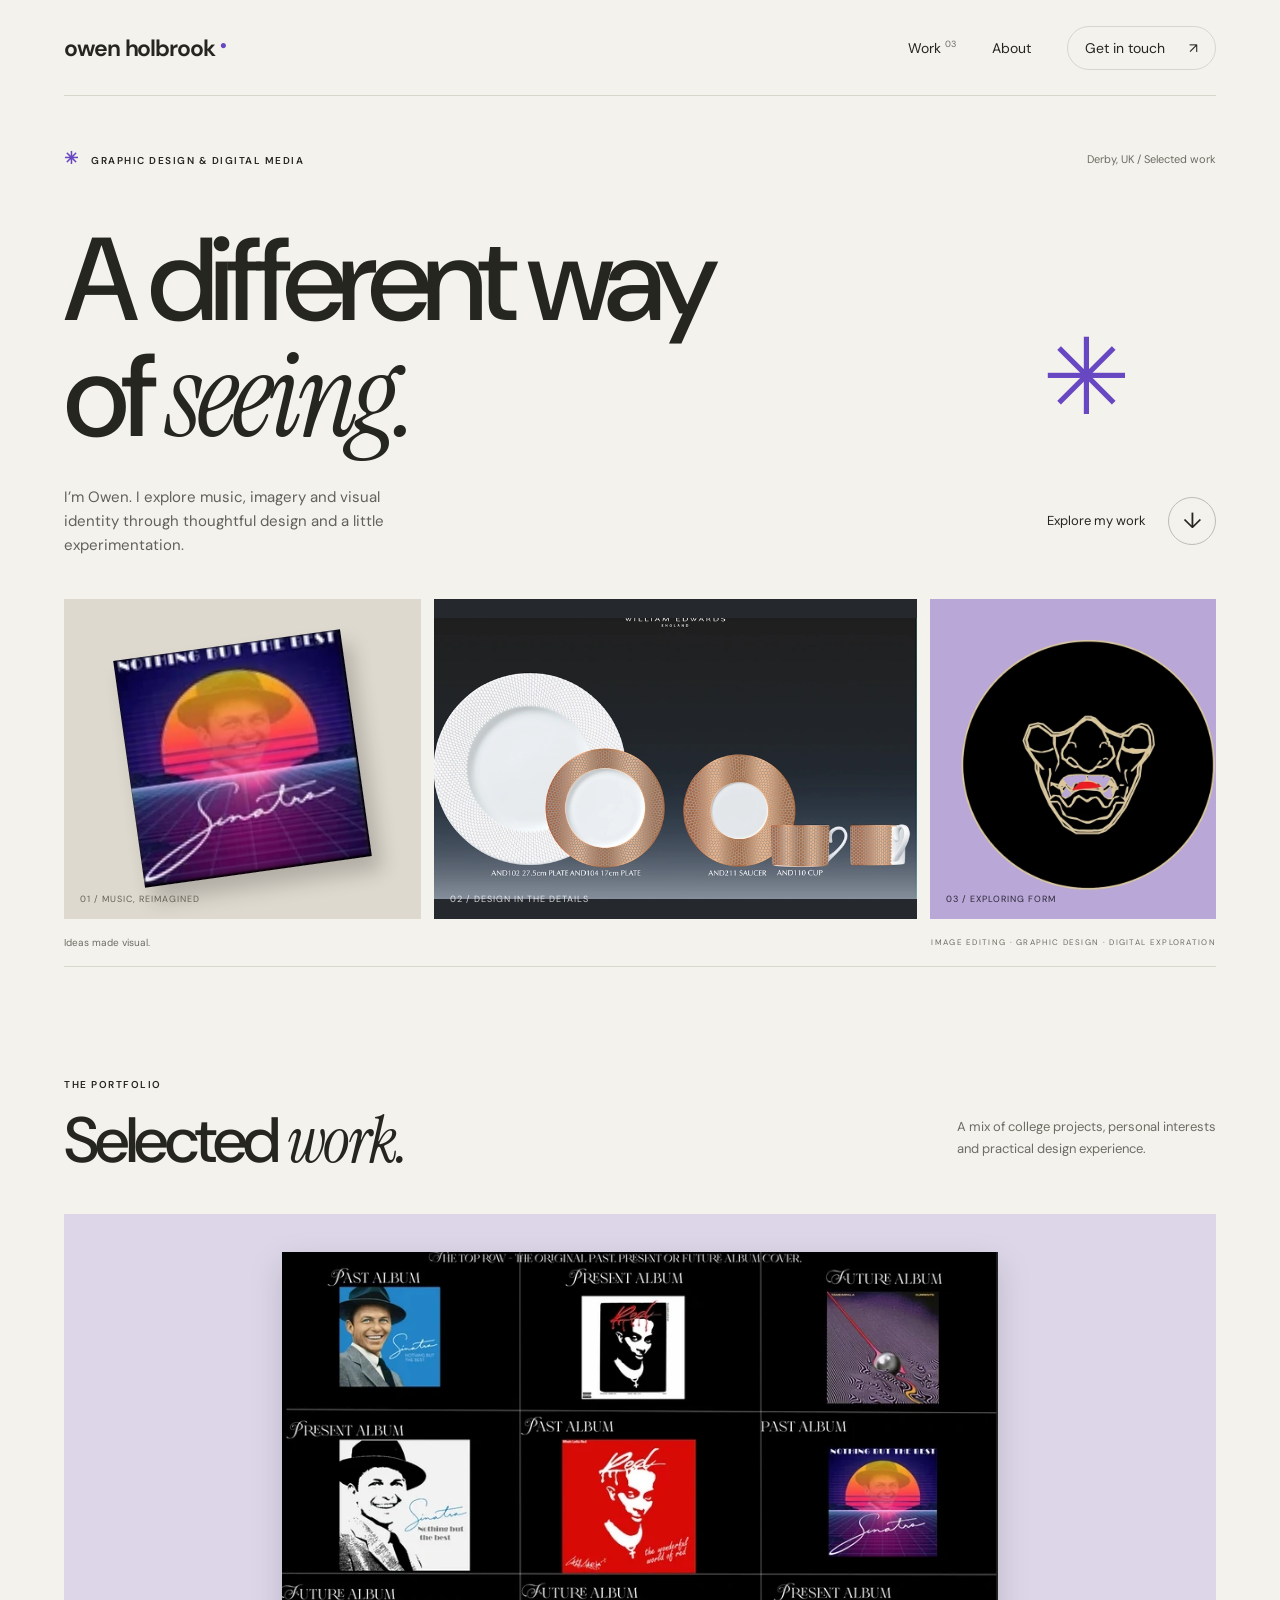
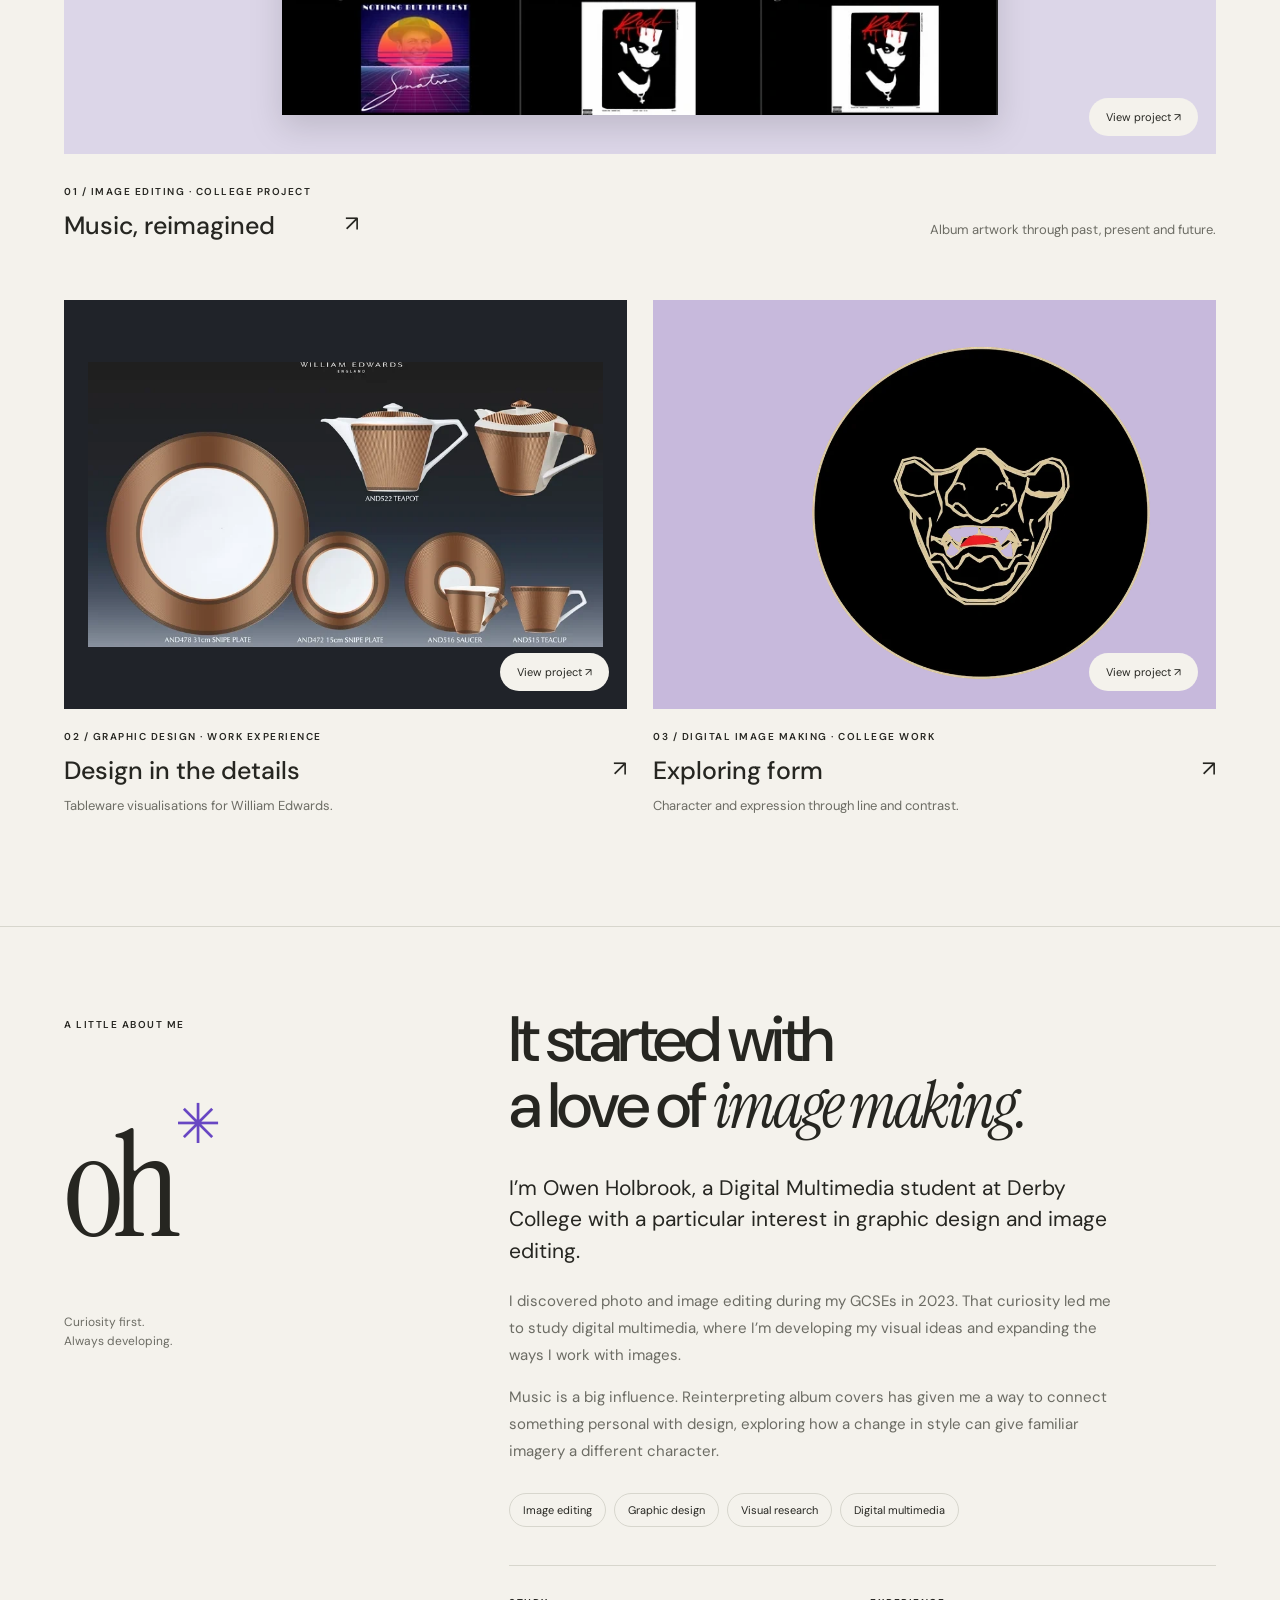
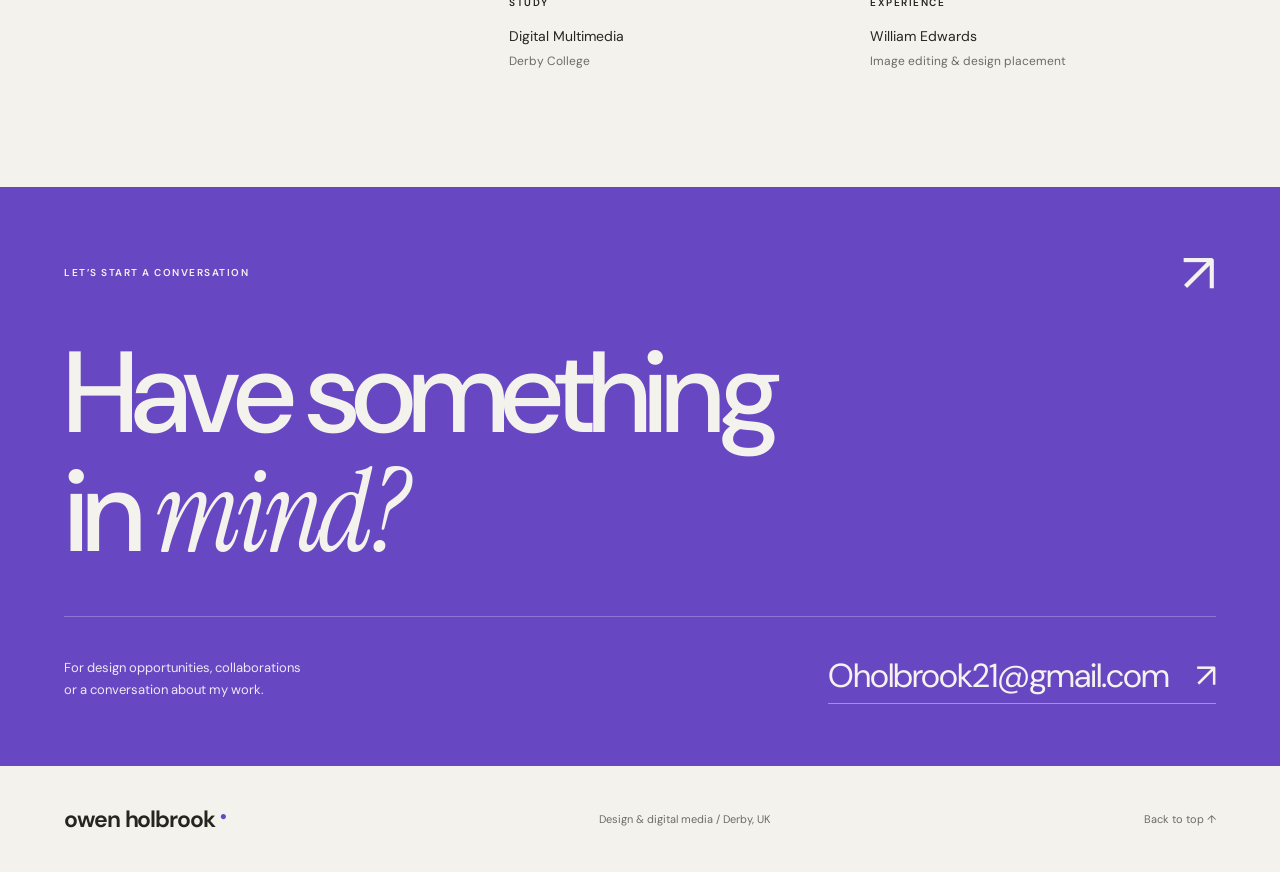
<file: public/ai1/index.html>
<!doctype html>
<html lang="en"><head><meta charset="utf-8"><meta name="viewport" content="width=device-width, initial-scale=1"><meta name="theme-color" content="#f4f2ec"><title>Owen Holbrook — Design & Digital Media</title><meta name="description" content="Selected graphic design, image editing and digital media work by Owen Holbrook, a Digital Multimedia student at Derby College."><link rel="stylesheet" href="style.css"></head>
<body><a class="skip" href="#work">Skip to projects</a><header><a class="wordmark" href="#">owen holbrook<span class="dot">●</span></a><nav aria-label="Main navigation"><a href="#work">Work <sup>03</sup></a><a href="#about">About</a><a class="contact-link" href="#contact">Get in touch <span>↗</span></a></nav></header>
<main><section class="hero"><div class="hero-top"><p class="eyebrow"><span class="tiny-star">✳</span> GRAPHIC DESIGN & DIGITAL MEDIA</p><p class="location">Derby, UK / Selected work</p></div><h1>A different way<br>of <span class="serif">seeing.</span><span class="asterisk" aria-hidden="true">✳</span></h1><div class="hero-bottom"><p>I’m Owen. I explore music, imagery and visual identity through thoughtful design and a little experimentation.</p><a class="round-link" href="#work"><span>Explore my work</span><span class="circle">↓</span></a></div><div class="hero-gallery" aria-label="A selection of Owen’s artwork"><a href="#work" class="hero-frame music-frame" aria-label="Explore album cover studies"><div class="cover-crop"></div><span class="frame-label">01 / MUSIC, REIMAGINED</span></a><a href="#work" class="hero-frame ceramics-frame" aria-label="Explore tableware visualisations"><img src="assets/tableware-3.webp" alt="Patterned tableware visualisations for William Edwards"><span class="frame-label">02 / DESIGN IN THE DETAILS</span></a><a href="#work" class="hero-frame mask-frame" aria-label="Explore digital illustration"><img src="assets/mask.webp" alt="Gold linework mask illustration"><span class="frame-label">03 / EXPLORING FORM</span></a></div><div class="hero-foot"><span>Ideas made visual.</span><span>IMAGE EDITING · GRAPHIC DESIGN · DIGITAL EXPLORATION</span></div></section>
<section id="work" class="work section"><div class="section-heading"><div><p class="eyebrow">THE PORTFOLIO</p><h2>Selected <span class="serif">work.</span></h2></div><p>A mix of college projects, personal interests<br>and practical design experience.</p></div><div class="project-grid"><article class="project large"><button class="project-image album-stage" data-project="music" aria-label="Open Music, reimagined project"><div class="album-art"></div><span class="open-project">View project ↗</span></button><div class="project-meta"><div><p class="eyebrow">01 / IMAGE EDITING · COLLEGE PROJECT</p><h3><button data-project="music">Music, reimagined <span>↗</span></button></h3></div><p>Album artwork through past, present and future.</p></div></article><article class="project"><button class="project-image tableware-stage" data-project="tableware" aria-label="Open Design in the details project"><img src="assets/tableware-2.webp" alt="White and bronze patterned plates, cups and saucers" loading="lazy"><span class="open-project">View project ↗</span></button><div class="project-meta"><div><p class="eyebrow">02 / GRAPHIC DESIGN · WORK EXPERIENCE</p><h3><button data-project="tableware">Design in the details <span>↗</span></button></h3></div><p>Tableware visualisations for William Edwards.</p></div></article><article class="project"><button class="project-image illustration-stage" data-project="mask" aria-label="Open Exploring form project"><img src="assets/mask.webp" alt="Stylised mask drawn with gold lines on black" loading="lazy"><span class="open-project">View project ↗</span></button><div class="project-meta"><div><p class="eyebrow">03 / DIGITAL IMAGE MAKING · COLLEGE WORK</p><h3><button data-project="mask">Exploring form <span>↗</span></button></h3></div><p>Character and expression through line and contrast.</p></div></article></div></section>
<section id="about" class="about section"><div class="about-label"><p class="eyebrow">A LITTLE ABOUT ME</p><div class="about-monogram" aria-hidden="true">oh<span>✳</span></div><p class="small">Curiosity first.<br>Always developing.</p></div><div class="about-content"><h2>It started with<br>a love of <span class="serif">image making.</span></h2><p class="intro">I’m Owen Holbrook, a Digital Multimedia student at Derby College with a particular interest in graphic design and image editing.</p><p>I discovered photo and image editing during my GCSEs in 2023. That curiosity led me to study digital multimedia, where I’m developing my visual ideas and expanding the ways I work with images.</p><p>Music is a big influence. Reinterpreting album covers has given me a way to connect something personal with design, exploring how a change in style can give familiar imagery a different character.</p><div class="skills"><span>Image editing</span><span>Graphic design</span><span>Visual research</span><span>Digital multimedia</span></div><div class="experience"><div><span class="eyebrow">STUDY</span><p>Digital Multimedia<br><span>Derby College</span></p></div><div><span class="eyebrow">EXPERIENCE</span><p>William Edwards<br><span>Image editing & design placement</span></p></div></div></div></section>
<section id="contact" class="contact section"><div class="contact-top"><p class="eyebrow">LET’S START A CONVERSATION</p><span aria-hidden="true">↗</span></div><h2>Have something<br>in <span class="serif">mind?</span></h2><div class="contact-bottom"><p>For design opportunities, collaborations<br>or a conversation about my work.</p><a href="mailto:Oholbrook21@gmail.com">Oholbrook21@gmail.com <span>↗</span></a></div></section></main>
<footer><a class="wordmark" href="#">owen holbrook<span class="dot">●</span></a><p>Design & digital media / Derby, UK</p><a href="#">Back to top ↑</a></footer>
<dialog id="project-dialog" aria-labelledby="dialog-title"><button class="close-dialog" aria-label="Close project">Close ×</button><div id="project-content"></div></dialog><script src="script.js"></script></body></html>
</file>
<file: public/ai1/style.css>
@import url('https://fonts.googleapis.com/css2?family=DM+Sans:wght@400;450;500;550;600;650;700&family=Instrument+Serif:ital@0;1&display=swap');
:root{--paper:#f4f2ec;--ink:#262621;--muted:#6c6c64;--line:#d7d6cd;--purple:#6847c3}*{box-sizing:border-box}html{scroll-behavior:smooth;scroll-padding-top:85px}body{margin:0;background:var(--paper);color:var(--ink);font-family:'DM Sans',Arial,sans-serif;-webkit-font-smoothing:antialiased}a{color:inherit;text-decoration:none}button{font:inherit;color:inherit;cursor:pointer}button:focus-visible,a:focus-visible{outline:3px solid var(--purple);outline-offset:5px}.skip{position:fixed;top:-80px;background:white;padding:16px;z-index:100}.skip:focus{top:0}header{height:96px;display:flex;align-items:center;justify-content:space-between;margin:0 5%;border-bottom:1px solid var(--line)}.wordmark{font-size:23px;font-weight:650;letter-spacing:-1.1px;white-space:nowrap}.dot{color:var(--purple);font-size:12px;vertical-align:top;display:inline-block;margin:4px 0 0 5px}nav{display:flex;align-items:center;gap:36px;font-size:14px}nav sup{font-size:9px;color:var(--muted)}nav a:hover,footer a:hover{color:var(--purple)}.contact-link{border:1px solid var(--line);padding:12px 17px;border-radius:50px}.contact-link span{margin-left:20px}.hero{padding:40px 5% 0}.hero-top,.hero-bottom,.hero-foot{display:flex;justify-content:space-between;align-items:center}.eyebrow{font-size:10px;font-weight:600;letter-spacing:1.5px;line-height:1.5}.tiny-star{color:var(--purple);font-size:17px;margin-right:8px}.location{font-size:11px;color:var(--muted)}h1{font-size:clamp(70px,9.2vw,145px);line-height:.99;letter-spacing:-.065em;font-weight:500;margin:40px 0 30px;position:relative}.serif{font-family:'Instrument Serif',Georgia,serif;font-weight:400;font-style:italic;letter-spacing:-.045em}.asterisk{display:inline-block;color:var(--purple);font-size:.9em;position:absolute;right:8%;bottom:10%;font-weight:400;line-height:1}.hero-bottom{margin-bottom:42px}.hero-bottom p{font-size:15px;line-height:1.6;max-width:355px;margin:0;color:#61615b}.round-link{display:flex;align-items:center;gap:22px;font-size:13px}.circle{display:grid;place-items:center;border:1px solid #bdbdb4;border-radius:50%;height:48px;width:48px;font-size:22px;transition:.2s}.round-link:hover .circle{background:var(--purple);color:white;border-color:var(--purple);transform:translateY(3px)}.hero-gallery{display:grid;grid-template-columns:1fr 1.35fr .8fr;gap:13px;height:320px}.hero-frame{position:relative;overflow:hidden;display:flex;align-items:center;justify-content:center}.frame-label{position:absolute;bottom:14px;left:16px;font-size:9px;letter-spacing:1px;color:#ffffffc9}.music-frame{background:#ded9ce}.cover-crop{width:64%;aspect-ratio:1;background-image:url('assets/albums.webp');background-size:655% 424%;background-position:90.1% 55.5%;transform:rotate(-8deg);box-shadow:8px 15px 20px #0003;transition:transform .4s}.hero-frame:hover .cover-crop{transform:rotate(0) scale(1.03)}.music-frame .frame-label{color:#666057}.ceramics-frame{background:#25282d}.ceramics-frame img{width:100%;height:100%;object-fit:contain;transition:transform .5s}.ceramics-frame:hover img{transform:scale(1.04)}.mask-frame{background:#b8a7d7}.mask-frame img{width:115%;max-width:none;transform:translateX(-6%)}.mask-frame .frame-label{color:#2b2636}.hero-foot{padding:17px 0;border-bottom:1px solid var(--line);font-size:10px;color:var(--muted)}.hero-foot span:last-child{font-size:8px;letter-spacing:1.3px}.section{padding:100px 5%}.section-heading{display:flex;justify-content:space-between;align-items:end;margin-bottom:40px}.section-heading h2,h2{font-size:clamp(42px,5vw,76px);line-height:1.03;letter-spacing:-.055em;font-weight:500;margin:16px 0 0}.section-heading>p{font-size:13px;line-height:1.7;color:var(--muted)}.project-grid{display:grid;grid-template-columns:1fr 1fr;gap:50px 26px}.project.large{grid-column:1/-1}.project-image{border:0;display:flex;width:100%;position:relative;align-items:center;justify-content:center;overflow:hidden;min-height:300px;height:32vw;max-height:440px;padding:24px}.album-stage{height:540px;max-height:none;background:#dcd6e8}.album-art{background:url('assets/albums.webp') center/contain no-repeat;width:90%;height:94%;filter:drop-shadow(0 12px 16px #0002);transition:transform .4s}.project-image:hover .album-art,.project-image:hover img{transform:scale(1.025)}.tableware-stage{background:#202329}.tableware-stage img{width:100%;object-fit:contain}.illustration-stage{background:#c7b9dc}.illustration-stage img{height:105%;max-width:100%;object-fit:contain}.project-image img{transition:transform .4s}.open-project{position:absolute;right:18px;bottom:18px;border-radius:30px;background:var(--paper);padding:12px 17px;font-size:11px}.project-meta{margin-top:20px}.project-meta h3{margin:8px 0;font-size:25px;font-weight:500;letter-spacing:-.7px}.project-meta h3 button{border:0;background:none;padding:0;width:100%;display:flex;justify-content:space-between;gap:20px;text-align:left}.project-meta h3 span{font-size:22px;font-weight:400}.project-meta p:last-child{font-size:13px;color:var(--muted);line-height:1.6;margin:9px 0}.project.large .project-meta{display:flex;justify-content:space-between;align-items:end}.project.large .project-meta h3 button{gap:70px}.about{border-top:1px solid var(--line);display:grid;grid-template-columns:1fr 2fr;gap:8%;padding-top:80px;padding-bottom:100px}.about-monogram{font-family:'Instrument Serif',Georgia,serif;font-size:145px;letter-spacing:-10px;margin:50px 0 20px;position:relative;display:inline-block}.about-monogram span{font:55px Arial;position:absolute;color:var(--purple);right:-40px;top:0}.small{font-size:12px;line-height:1.6;color:var(--muted)}.about h2{margin:0 0 34px}.about-content>p{max-width:620px;color:var(--muted);font-size:15px;line-height:1.8}.about-content .intro{font-size:21px;line-height:1.5;color:var(--ink)}.skills{display:flex;flex-wrap:wrap;gap:8px;margin:28px 0 38px}.skills span{font-size:11px;padding:9px 13px;border:1px solid var(--line);border-radius:30px}.experience{display:grid;grid-template-columns:1fr 1fr;border-top:1px solid var(--line);padding-top:24px;gap:15px}.experience p{font-size:14px;line-height:1.7}.experience p span{font-size:12px;color:var(--muted)}.contact{background:var(--purple);color:var(--paper);padding-top:50px;padding-bottom:52px}.contact-top{display:flex;justify-content:space-between;align-items:center}.contact-top>span{font-size:55px}.contact h2{font-size:clamp(70px,9vw,135px);margin:25px 0 45px}.contact-bottom{border-top:1px solid #ffffff40;padding-top:27px;display:flex;align-items:center;justify-content:space-between;gap:24px}.contact-bottom p{font-size:13px;line-height:1.7;color:#eee9f5}.contact-bottom>a{font-size:clamp(16px,2.6vw,36px);letter-spacing:-1px;padding-bottom:6px;border-bottom:1px solid #ffffff66}.contact-bottom>a span{margin-left:20px}footer{padding:35px 5%;display:flex;align-items:center;justify-content:space-between;gap:20px}footer p,footer>a:last-child{font-size:11px;color:var(--muted)}dialog{border:0;background:var(--paper);color:var(--ink);width:min(1050px,95vw);max-height:92vh;padding:65px 5%;border-radius:3px;overflow:auto}dialog::backdrop{background:#141414c9;backdrop-filter:blur(5px)}.close-dialog{position:sticky;top:0;float:right;border:1px solid var(--line);background:var(--paper);border-radius:25px;padding:10px 20px;z-index:2}.modal-title{font-size:clamp(36px,6vw,70px);font-weight:500;letter-spacing:-3px;margin:28px 0}.modal-intro{font-size:19px;line-height:1.5;max-width:650px}.modal-info{display:grid;grid-template-columns:1fr 1fr;gap:30px;margin:30px 0}.modal-info p{font-size:14px;line-height:1.8;color:var(--muted)}.modal-image{width:100%;height:auto;display:block;margin:15px 0;background:#222}.image-caption{font-size:11px;color:var(--muted);line-height:1.6}.modal-mask{max-height:600px;object-fit:contain;background:#c7b9dc}.modal-footer{margin-top:35px;display:flex;justify-content:space-between;gap:10px}.modal-footer button{border:0;background:var(--ink);color:white;border-radius:30px;padding:12px 20px;font-size:12px}@media(min-width:1600px){body{max-width:1800px;margin:auto}.hero-gallery{height:400px}}@media(max-width:700px){header{height:78px}.wordmark{font-size:18px}nav{gap:16px;font-size:11px}.contact-link{padding:9px 11px}.contact-link span{display:none}.hero{padding-top:25px}.location{display:none}.eyebrow{font-size:9px}h1{font-size:clamp(58px,13vw,90px);margin:32px 0}.asterisk{font-size:.55em;right:3%;bottom:15%}.hero-bottom{align-items:start;gap:18px;margin-bottom:28px}.hero-bottom p{font-size:12px;max-width:230px}.round-link{gap:0}.round-link>span:first-child{display:none}.circle{height:42px;width:42px}.hero-gallery{height:240px;grid-template-columns:1fr 1.1fr;gap:9px}.mask-frame{display:none}.frame-label{font-size:7px;left:10px;bottom:10px}.hero-foot span:last-child{display:none}.section{padding:65px 5%}.section-heading{display:block;margin-bottom:28px}.section-heading>p{margin-top:20px;font-size:12px}.project-grid{grid-template-columns:1fr;gap:36px}.project.large{grid-column:auto}.project-image{height:320px;min-height:0}.album-stage{height:340px}.album-art{width:100%;height:100%}.project.large .project-meta{display:block}.project-meta h3{font-size:23px}.project-meta p:last-child{font-size:12px}.about{grid-template-columns:1fr;gap:26px}.about-label{display:flex;justify-content:space-between}.about-monogram,.about-label>.small{display:none}.about-content .intro{font-size:19px}.about-content>p{font-size:14px}.about h2{font-size:43px}.contact h2{font-size:75px}.contact-top>span{font-size:35px}.contact-bottom{display:block}.contact-bottom>a{font-size:22px;display:inline-block;margin-top:15px}footer{flex-wrap:wrap;row-gap:22px}footer p{order:3;width:100%;margin:0}dialog{padding:25px 6%;max-height:94vh}.modal-title{clear:both;padding-top:25px;letter-spacing:-1.5px}.modal-info{grid-template-columns:1fr;gap:4px}.modal-intro{font-size:17px}}@media(prefers-reduced-motion:reduce){html{scroll-behavior:auto}*{transition:none!important}}
</file>
